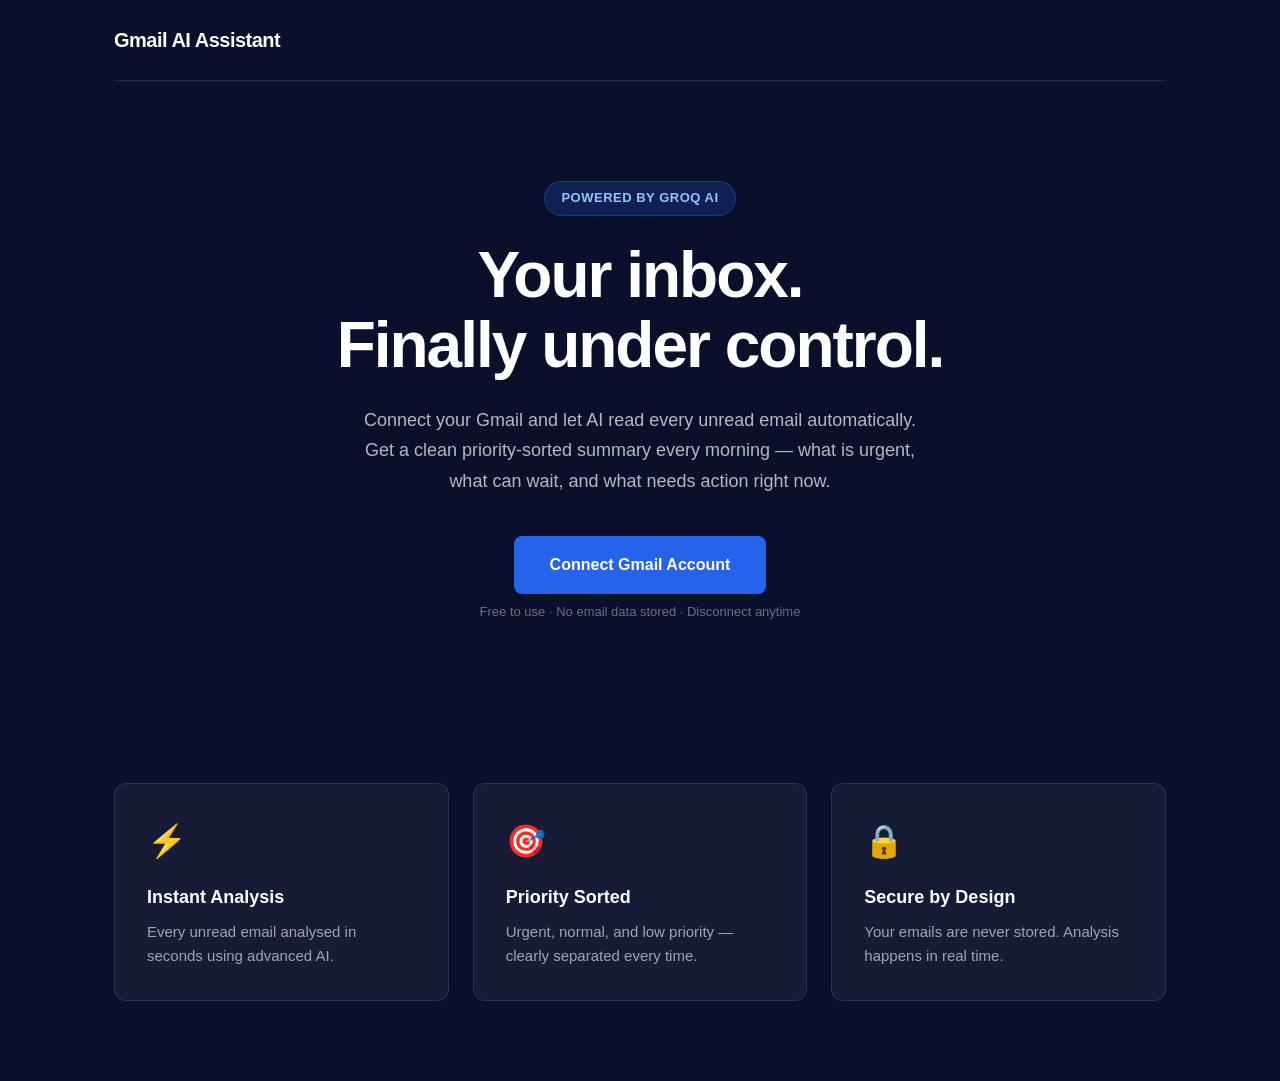
<file: templates/index.html>
<!DOCTYPE html>
<html lang="en">
<head>
    <!-- Page metadata — not visible to the user -->
    <meta charset="UTF-8">
    <meta name="viewport" content="width=device-width, initial-scale=1.0">
    <title>Gmail AI Assistant</title>
    <link rel="stylesheet" href="/static/style.css">
</head>
<body>
    <!-- Main wrapper — centers everything on the page -->
    <div class="container">

        <!-- Header section — logo and navigation -->
        <header class="header">
            <div class="logo">Gmail AI Assistant</div>
        </header>

        <!-- Hero section — main message and call to action -->
        <section class="hero">
            <div class="hero-badge">Powered by Groq AI</div>
            <h1 class="hero-title">Your inbox.<br>Finally under control.</h1>
            <p class="hero-subtitle">
                Connect your Gmail and let AI read every unread email automatically.
                Get a clean priority-sorted summary every morning — 
                what is urgent, what can wait, and what needs action right now.
            </p>
            <a href="/login" class="btn-primary">Connect Gmail Account</a>
            <p class="hero-note">Free to use · No email data stored · Disconnect anytime</p>
        </section>

        <!-- Features section — three key benefits -->
        <section class="features">
            <div class="feature-card">
                <div class="feature-icon">⚡</div>
                <h3>Instant Analysis</h3>
                <p>Every unread email analysed in seconds using advanced AI.</p>
            </div>
            <div class="feature-card">
                <div class="feature-icon">🎯</div>
                <h3>Priority Sorted</h3>
                <p>Urgent, normal, and low priority — clearly separated every time.</p>
            </div>
            <div class="feature-card">
                <div class="feature-icon">🔒</div>
                <h3>Secure by Design</h3>
                <p>Your emails are never stored. Analysis happens in real time.</p>
            </div>
        </section>

    </div>
</body>
    
</html>
</file>
<file: static/style.css>
/* ============================================
   GLOBAL STYLES — applies to the entire page
   ============================================ */

/* Remove default browser spacing and use border-box sizing */
* {
    margin: 0;
    padding: 0;
    box-sizing: border-box;
}

/* Body — sets the foundation for the entire page */
body {
    background-color: #0A0F2C;
    color: #FFFFFF;
    font-family: -apple-system, BlinkMacSystemFont, 'Segoe UI', sans-serif;
    line-height: 1.6;
    min-height: 100vh;
}

/* Container — centers content and limits width for better readability */
.container {
    max-width: 1100px;
    margin: 0 auto;
    padding: 0 24px;
    
}

/* Header — styles the main title */
.header {
    padding : 24px 0;
    border-bottom: 1px solid rgba(255, 255, 255, 0.1);
}

/* logo — styles the logo image */
.logo {
    font-size: 20px;
    font-weight: 700;
    color: #FFFFFF;
    letter-spacing: -0.5px;
}

/*hero section — styles the main content area */
.hero {
    text-align: center;
    padding: 100px 0 80px;
    max-width: 700px;
    margin: 0 auto;
}

/* hero badge - badge above the headline */
.hero-badge {
    display: inline-block;
    background-color: rgba(37,99,235,0.2);
    color: #93C5FD;
    font-size: 13px;
    font-weight: 600;
    padding: 6px 16px;
    border-radius: 100px;
    border: 1px solid rgba(37,99,235,0.4);
    margin-bottom: 24px;
    letter-spacing: 0.5px;
    text-transform: uppercase;
}

/* hero headline — styles the main headline */
.hero-title {
    font-size: 64px;
    font-weight: 800;
    line-height: 1.1;
    letter-spacing: -2px;
    margin-bottom: 24px;
    color:#FFFFFF;
}

/* hero subtitle — styles the supporting text below the headline */
.hero-subtitle {
    font-size: 18px;
    color: rgba(255,255,255,0.7);
    line-height: 1.7;
    margin-bottom: 40px;
    max-width: 560px;
    margin-left: auto;
    margin-right: auto;
}

/* priimary button — styles the main call-to-action button */
.btn-primary {
    display: inline-block;
    background-color: #2563EB;
    color: #FFFFFF;
    font-size: 16px;
    font-weight: 600;
    padding : 16px 36px;
    border-radius: 8px;
    text-decoration: none;
    transition: background-color 0.2s ease, transform 0.2s ease;
    cursor: pointer;
}
/* Button hover effect */
.btn-primary:hover {
    background-color: #1D4ED8;
    transform: translateY(-2px);
}

/* small note below the button */
.hero-note {
    font-size: 13px;
    color: rgba(255,255,255,0.4);
    margin-top: 8px;
}

/* feature section — styles the area showcasing key features */
.features {
    display: grid;
    grid-template-columns: repeat(3, 1fr);
    gap: 24px;
    padding : 80px 0;
}

/* feature card — styles each individual feature box */
.feature-card {
    background-color: rgba(255, 255, 255, 0.05);
    border: 1px solid rgba(255, 255, 255, 0.1);
    border-radius: 12px;
    padding: 32px;
    transition: transform 0.2s ease, border-color 0.2s ease;
}
/* feature card hover effect */
.feature-card:hover {
    transform: translateY(-4px);
    border-color: rgba(37,99,235,0.5);
}
/*feature icon — styles the icon at the top of each feature card */
.feature-icon {
    font-size: 32px;
    margin-bottom: 16px;
}
/*card title — styles the title of each feature */
.feature-card h3 {
    font-size: 18px;
    font-weight: 600;
    color: #FFFFFF;
    margin-bottom: 8px;
}
/* card description — styles the supporting text for each feature */
.feature-card p {
    font-size: 15px;
    color: rgba(255,255,255,0.6);
    line-height: 1.6;
}

/* Dashboard hero section */
.dashboard-hero {
    padding: 60px 0 40px;
    text-align: center;
}

/* Dashboard title */
.dashboard-title {
    font-size: 42px;
    font-weight: 800;
    letter-spacing: -1.5px;
    margin-bottom: 12px;
}

/* Dashboard subtitle */
.dashboard-subtitle {
    font-size: 18px;
    color: rgba(255, 255, 255, 0.6);
}

/* Email cards container */
.email-list {
    padding: 20px 0 80px;
    display: flex;
    flex-direction: column;
    gap: 16px;
}

/* Individual email card */
.email-card {
    background-color: rgba(255, 255, 255, 0.05);
    border: 1px solid rgba(255, 255, 255, 0.1);
    border-radius: 12px;
    padding: 24px;
}

/* Secondary button for logout */
.btn-secondary {
    display: inline-block;
    background-color: transparent;
    color: rgba(255, 255, 255, 0.7);
    font-size: 14px;
    font-weight: 500;
    padding: 10px 20px;
    border-radius: 8px;
    border: 1px solid rgba(255, 255, 255, 0.2);
    text-decoration: none;
    transition: border-color 0.2s ease, color 0.2s ease;
}

/* Secondary button hover */
.btn-secondary:hover {
    border-color: rgba(255, 255, 255, 0.5);
    color: #FFFFFF;
}

/* Header flex layout for logo and button */
.header {
    display: flex;
    justify-content: space-between;
    align-items: center;
    padding: 24px 0;
    border-bottom: 1px solid rgba(255, 255, 255, 0.1);
}

/* Empty state message */
.empty-state {
    text-align: center;
    padding: 60px;
    color: rgba(255, 255, 255, 0.4);
    font-size: 16px;
}

/* Email card header — sender and date on the same line */
.email-header {
    display: flex;
    justify-content: space-between;
    align-items: center;
    margin-bottom: 8px;
}

/* Sender name styling */
.email-sender {
    font-size: 14px;
    font-weight: 600;
    color: #93C5FD;
}

/* Date styling — subtle, right aligned */
.email-date {
    font-size: 12px;
    color: rgba(255, 255, 255, 0.4);
}

/* Email subject line */
.email-subject {
    font-size: 16px;
    font-weight: 600;
    color: #FFFFFF;
    margin-bottom: 10px;
}

/* Email body preview */
.email-body {
    font-size: 14px;
    color: rgba(255, 255, 255, 0.6);
    line-height: 1.6;
    white-space: pre-wrap;
}

/* Container for all badges on an email card */
.email-badges {
    display: flex;
    gap: 8px;
    margin: 12px 0;
    flex-wrap: wrap;
}

/* Base badge style — all badges share this */
.badge {
    font-size: 11px;
    font-weight: 700;
    padding: 4px 12px;
    border-radius: 100px;
    text-transform: uppercase;
    letter-spacing: 0.5px;
}

/* Priority badges — colour coded by urgency */
/* Urgent — red, draws immediate attention */
.priority-urgent {
    background-color: rgba(239, 68, 68, 0.2);
    color: #FCA5A5;
    border: 1px solid rgba(239, 68, 68, 0.4);
}

/* Normal — blue, calm and neutral */
.priority-normal {
    background-color: rgba(37, 99, 235, 0.2);
    color: #93C5FD;
    border: 1px solid rgba(37, 99, 235, 0.4);
}

/* Low — grey, least important */
.priority-low {
    background-color: rgba(100, 116, 139, 0.2);
    color: #94A3B8;
    border: 1px solid rgba(100, 116, 139, 0.4);
}

/* Spam badge — red warning */
.spam-spam {
    background-color: rgba(239, 68, 68, 0.2);
    color: #FCA5A5;
    border: 1px solid rgba(239, 68, 68, 0.4);
}

/* Legitimate badge — green, safe */
.spam-legitimate {
    background-color: rgba(34, 197, 94, 0.2);
    color: #86EFAC;
    border: 1px solid rgba(34, 197, 94, 0.4);
}

/* Response needed — yes is amber, no is grey */
.response-yes {
    background-color: rgba(245, 158, 11, 0.2);
    color: #FCD34D;
    border: 1px solid rgba(245, 158, 11, 0.4);
}

.response-no {
    background-color: rgba(100, 116, 139, 0.2);
    color: #94A3B8;
    border: 1px solid rgba(100, 116, 139, 0.4);
}

/* Spam card — entire card gets a subtle red tint */
.spam-card {
    border-color: rgba(239, 68, 68, 0.3);
    background-color: rgba(239, 68, 68, 0.05);
}

/* Summary section */
.email-summary {
    margin: 16px 0 12px;
    padding: 14px;
    background-color: rgba(255, 255, 255, 0.03);
    border-radius: 8px;
    border-left: 3px solid #2563EB;
}

/* Summary label */
.summary-label {
    font-size: 11px;
    font-weight: 700;
    color: #2563EB;
    text-transform: uppercase;
    letter-spacing: 0.5px;
    margin-bottom: 6px;
}

/* Summary text */
.summary-text {
    font-size: 14px;
    color: rgba(255, 255, 255, 0.8);
    line-height: 1.6;
}

/* Action required section */
.email-action {
    margin-top: 12px;
    padding: 14px;
    background-color: rgba(245, 158, 11, 0.05);
    border-radius: 8px;
    border-left: 3px solid #F59E0B;
}

/* Action label */
.action-label {
    font-size: 11px;
    font-weight: 700;
    color: #F59E0B;
    text-transform: uppercase;
    letter-spacing: 0.5px;
    margin-bottom: 6px;
}

/* Action text */
.action-text {
    font-size: 14px;
    color: rgba(255, 255, 255, 0.8);
    line-height: 1.6;
}

/* Container to sit the cards side-by-side */
.summary-container {
    display: flex;
    gap: 20px;
    margin-bottom: 30px;
    justify-content: center;
}

/* Base style for every summary card */
.summary-card {
    padding: 20px;
    border-radius: 10px;
    min-width: 150px;
    text-align: center;
    background: #1a1f2c; /* Dark navy background */
}

/* Specific colors for each priority level */
.summary-card.urgent { border: 1px solid #ff4d4d; }
.summary-card.normal { border: 1px solid #4da3ff; }
.summary-card.low { border: 1px solid #4dff88; }

/* Styling the labels and numbers inside the cards */
.summary-label {
    margin: 0;
    font-size: 0.9rem;
    text-transform: uppercase;
}

.summary-card.urgent .summary-label { color: #ff4d4d; }
.summary-card.normal .summary-label { color: #4da3ff; }
.summary-card.low .summary-label { color: #4dff88; }

.summary-count {
    font-size: 2rem;
    font-weight: bold;
    margin: 10px 0;
    color: white;
}

/* Loading Overlay Styles */
#loader-container {
    position: fixed;
    top: 0;
    left: 0;
    width: 100%;
    height: 100%;
    background-color: #ffffff;
    display: flex;
    flex-direction: column;
    justify-content: center;
    align-items: center;
    z-index: 9999; /* Ensures it sits on top of everything */
}

.spinner {
    border: 8px solid #f3f3f3;
    border-top: 8px solid #3498db;
    border-radius: 50%;
    width: 60px;
    height: 60px;
    animation: spin 1s linear infinite;
    margin-bottom: 20px;
}

@keyframes spin {
    0% { transform: rotate(0deg); }
    100% { transform: rotate(360deg); }
}

.loader-text {
    font-family: 'Segoe UI', Tahoma, Geneva, Verdana, sans-serif;
    color: #333;
    text-align: center;
}

/* Draft reply container — sits below action required on each card */
.email-draft-reply {
    margin-top: 14px;
    padding: 14px;
    background: rgba(255, 255, 255, 0.05);
    border-left: 3px solid #4285f4;
    border-radius: 6px;
}

/* The AI written draft reply text */
.draft-reply-text {
    font-size: 14px;
    color: #ccc;
    line-height: 1.6;
    margin: 6px 0 14px 0;
    font-style: italic;
}

/* Reply in Gmail button */
.btn-reply {
    display: inline-block;
    padding: 8px 18px;
    background-color: #4285f4;
    color: white;
    border-radius: 6px;
    text-decoration: none;
    font-size: 13px;
    font-weight: 600;
    transition: background 0.2s;
}

/* Button hover state */
.btn-reply:hover {
    background-color: #3367d6;
    color: white;
}
/* Dashboard tagline — sits below subtitle */
.dashboard-tagline {
    font-size: 13px;
    color: rgba(255, 255, 255, 0.35);
    margin-top: 8px;
    letter-spacing: 0.5px;
}

/* Sync button container */
.sync-container {
    display: flex;
    align-items: center;
    gap: 12px;
    margin-bottom: 20px;
}

/* Sync button */
.btn-sync {
    display: inline-flex;
    align-items: center;
    gap: 8px;
    padding: 10px 20px;
    background: rgba(37, 99, 235, 0.15);
    color: #93C5FD;
    border: 1px solid rgba(37, 99, 235, 0.4);
    border-radius: 8px;
    font-size: 14px;
    font-weight: 600;
    cursor: pointer;
    transition: background 0.2s, border-color 0.2s;
}

/* Sync button hover */
.btn-sync:hover {
    background: rgba(37, 99, 235, 0.25);
    border-color: rgba(37, 99, 235, 0.7);
}

/* Sync note text */
.sync-note {
    font-size: 12px;
    color: rgba(255, 255, 255, 0.3);
}

/* Empty state — improved */
.empty-state {
    text-align: center;
    padding: 80px 40px;
    color: rgba(255, 255, 255, 0.5);
}

.empty-icon {
    font-size: 48px;
    margin-bottom: 16px;
}

.empty-state h3 {
    font-size: 20px;
    font-weight: 600;
    color: rgba(255, 255, 255, 0.8);
    margin-bottom: 8px;
}

.empty-state p {
    font-size: 14px;
    color: rgba(255, 255, 255, 0.4);
    margin-bottom: 4px;
}

.empty-note {
    font-size: 12px !important;
    color: rgba(255, 255, 255, 0.25) !important;
    margin-top: 12px !important;
}
</file>
